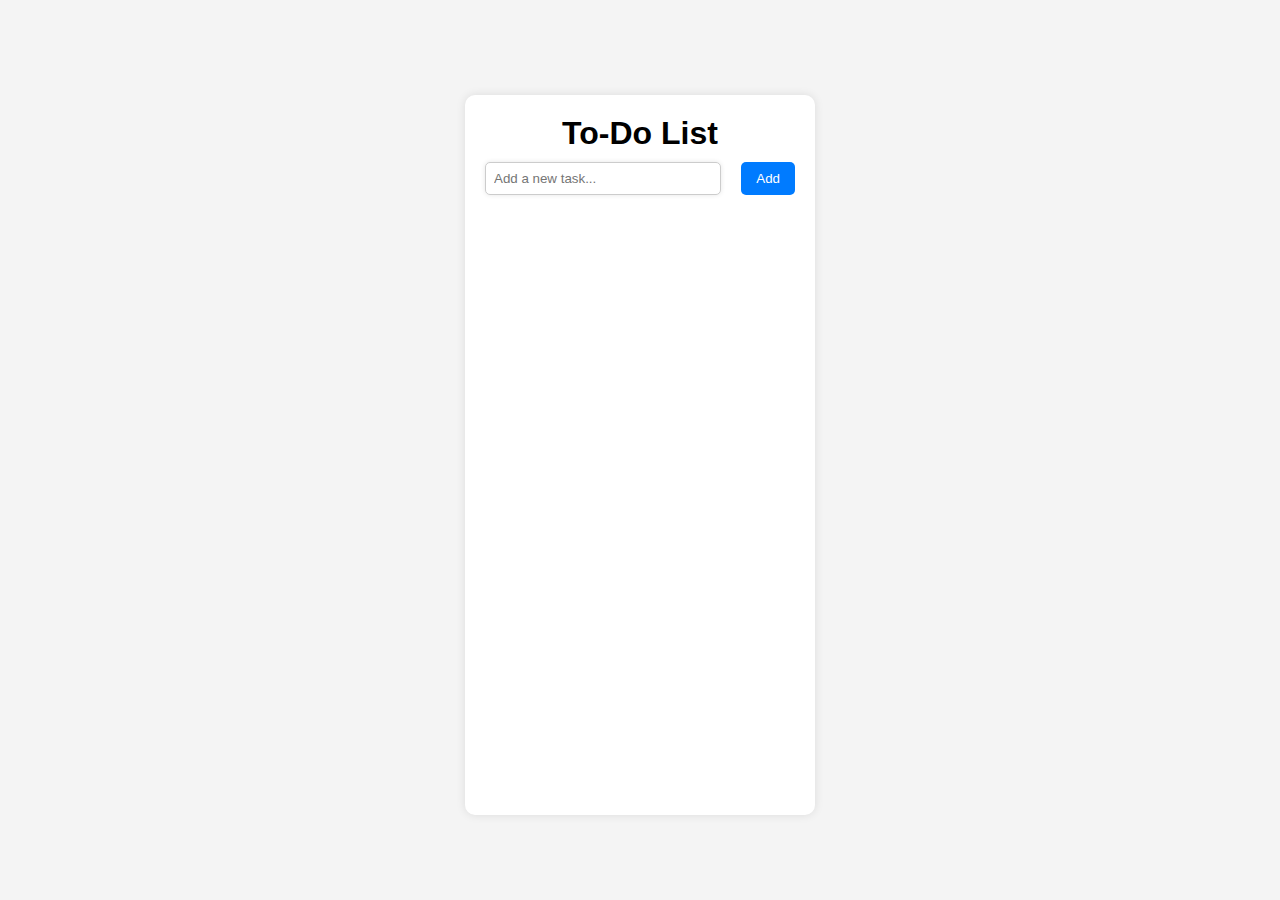
<file: task-1/index.html>
<!DOCTYPE html>
<html lang="en">
<head>
    <meta charset="UTF-8">
    <meta name="viewport" content="width=device-width, initial-scale=1.0">
    <title>To-Do List</title>
    <link rel="stylesheet" href="styles.css">
</head>
<body>

    <div class="container">
        <h1>To-Do List</h1>
        <div class="input-container">
            <input type="text" id="taskInput" placeholder="Add a new task...">
            <button id="addTaskBtn">Add</button>
        </div>
        <ul id="taskList"></ul>
    </div>

    <script src="script.js"></script>
</body>
</html>
</file>
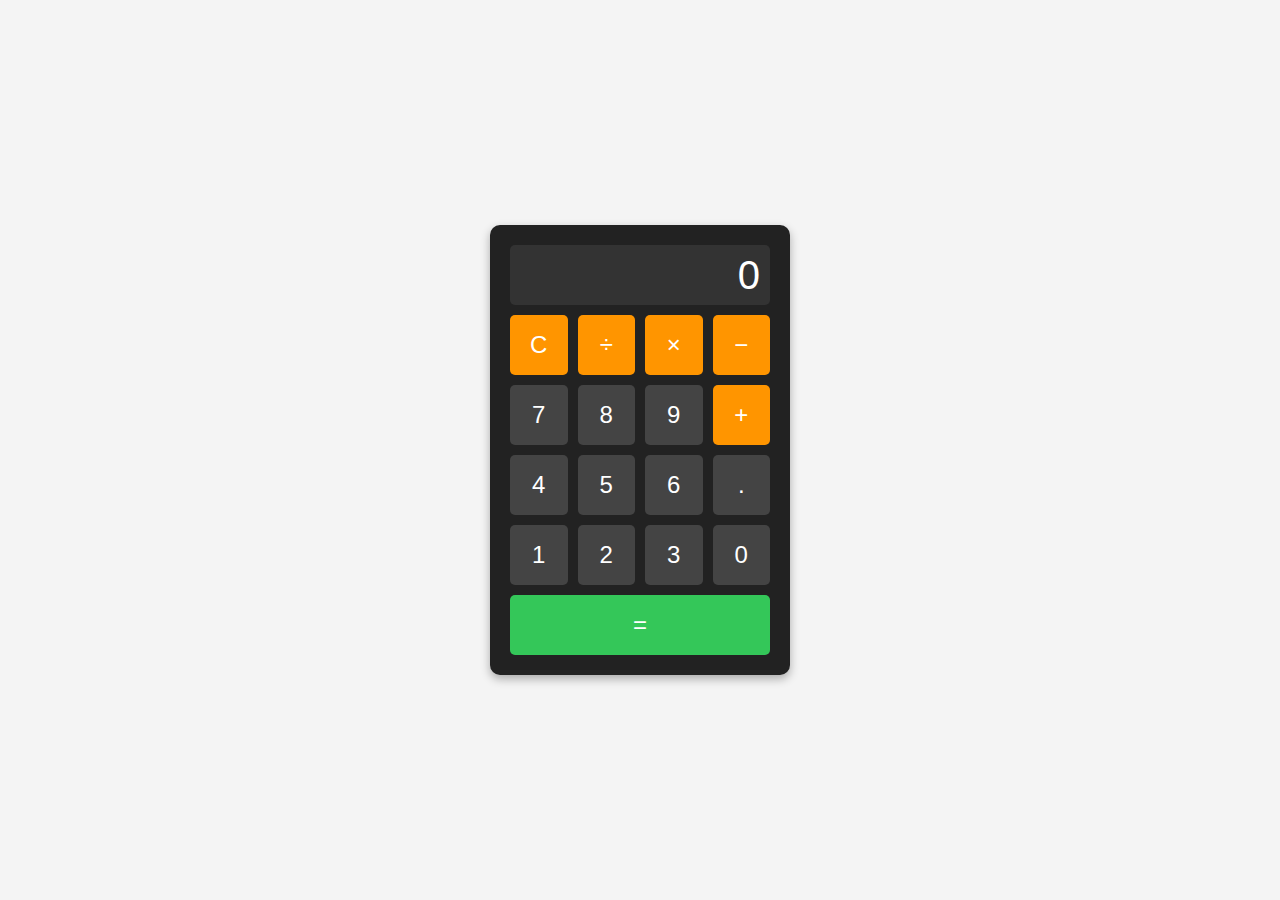
<file: task-2/index.html>
<!DOCTYPE html>
<html lang="en">
<head>
    <meta charset="UTF-8">
    <meta name="viewport" content="width=device-width, initial-scale=1.0">
    <title>Simple Calculator</title>
    <link rel="stylesheet" href="style.css">
</head>
<body>

    <div class="calculator">
        <input type="text" id="display" class="display" value="0" editable="true" >

        <div class="buttons">
            <button class="btn operator" onclick="clearDisplay()">C</button>
            <button class="btn operator" onclick="appendToDisplay('/')">÷</button>
            <button class="btn operator" onclick="appendToDisplay('*')">×</button>
            <button class="btn operator" onclick="appendToDisplay('-')">−</button>

            <button class="btn" onclick="appendToDisplay('7')">7</button>
            <button class="btn" onclick="appendToDisplay('8')">8</button>
            <button class="btn" onclick="appendToDisplay('9')">9</button>
            <button class="btn operator" onclick="appendToDisplay('+')">+</button>

            <button class="btn" onclick="appendToDisplay('4')">4</button>
            <button class="btn" onclick="appendToDisplay('5')">5</button>
            <button class="btn" onclick="appendToDisplay('6')">6</button>
            <button class="btn" onclick="appendToDisplay('.')">.</button>

            <button class="btn" onclick="appendToDisplay('1')">1</button>
            <button class="btn" onclick="appendToDisplay('2')">2</button>
            <button class="btn" onclick="appendToDisplay('3')">3</button>
            <button class="btn" onclick="appendToDisplay('0')">0</button>
            <button class="btn equal" onclick="calculateResult()">=</button>
            
        </div>
    </div>

    <script src="script.js"></script>
</body>
</html>
</file>
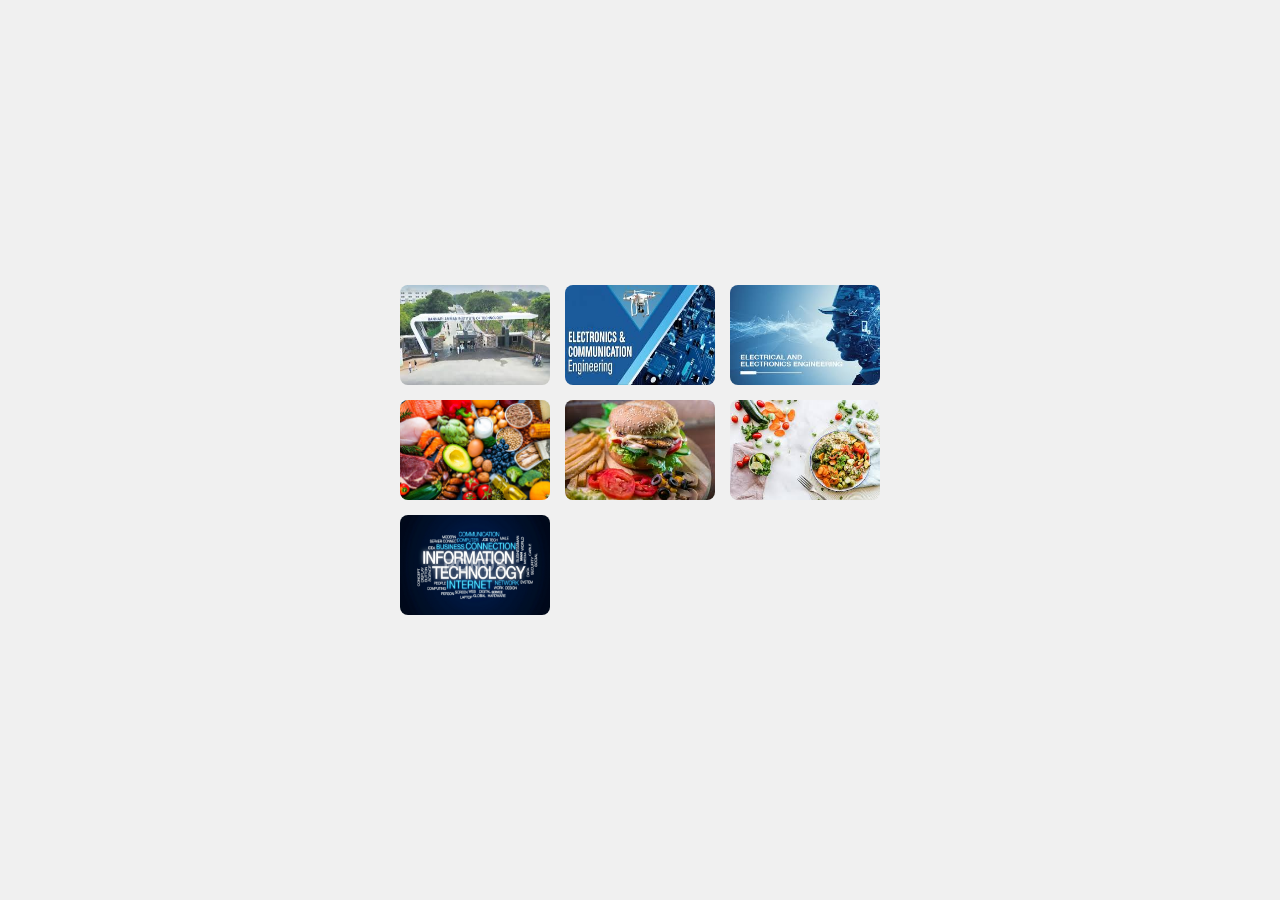
<file: task-3/index.html>
<!DOCTYPE html>
<html lang="en">
<head>
    <meta charset="UTF-8">
    <meta name="viewport" content="width=device-width, initial-scale=1.0">
    <title>Image Gallery Lightbox</title>
    <link rel="stylesheet" href="styles.css">
</head>
<body>

    <div class="gallery">
        <img src="assets/download.jfif" alt="Image 1" class="images">
        <img src="assets/ece.jfif" alt="Image 2" class="images">
        <img src="assets/eee.jfif" alt="Image 3" class="images">
        <img src="assets/image1.jpg" alt="Image 4" class="images">
        <img src="assets/image2.jfif" alt="Image 5" class="images">
        <img src="assets/imiage3.jfif" alt="Image 6" class="images">
        <img src="assets/information-technology.jpg" alt="Image 7" class="images">
    </div>

    
    <div class="lightbox">
        <span class="close">&times;</span>
        <img class="lightbox-img" id="lightbox-img">
    </div>

    <script src="script.js"></script>
</body>
</html>
</file>
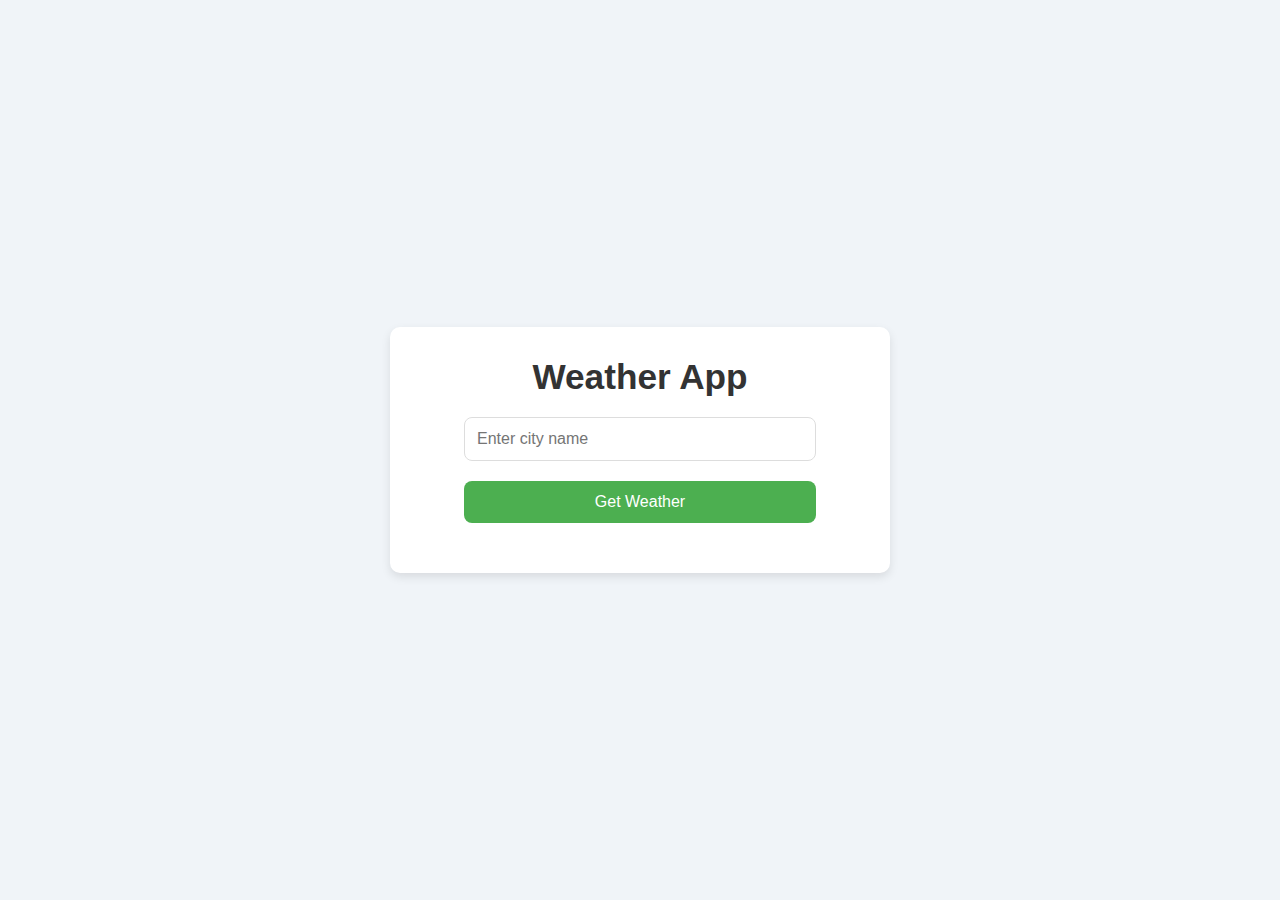
<file: task-4/index.html>
<!DOCTYPE html>
<html lang="en">
<head>
  <meta charset="UTF-8">
  <meta name="viewport" content="width=device-width, initial-scale=1.0">
  <title>Weather App</title>
  <link rel="stylesheet" href="styles.css">
</head>
<body>
  <div class="container">
    <h1>Weather App</h1>
    <input type="text" id="city-input" placeholder="Enter city name" />
    <button id="get-weather-btn">Get Weather</button>

    <div id="weather-info">
      <p id="temperature"></p>
      <p id="humidity"></p>
      <p id="weather-condition"></p>
      <p id="error-message" style="color: red;"></p>
    </div>
  </div>

  <script src="script.js"></script>
</body>
</html>
</file>
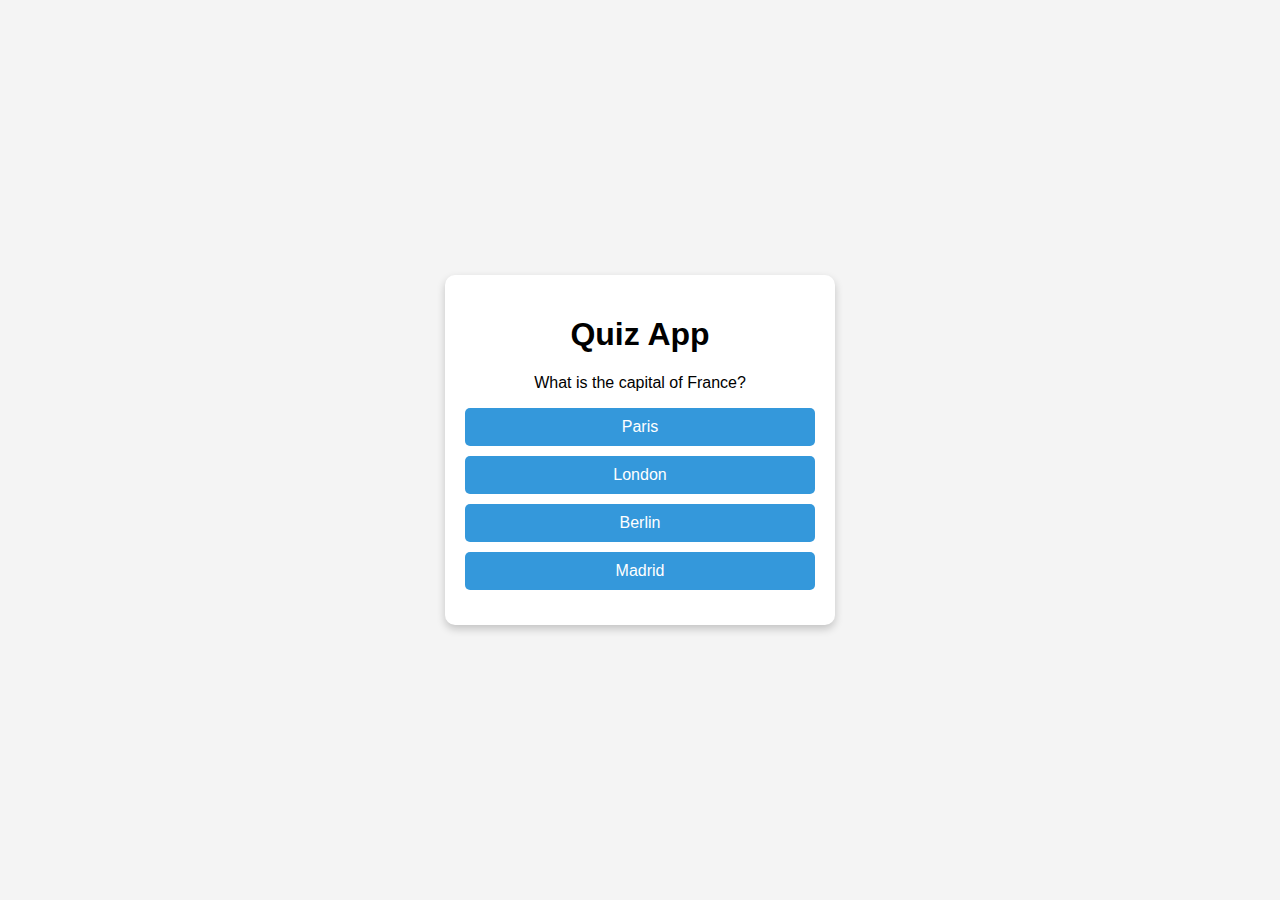
<file: task-5/index.html>
<!DOCTYPE html>
<html lang="en">
<head>
    <meta charset="UTF-8">
    <meta name="viewport" content="width=device-width, initial-scale=1.0">
    <title>Dynamic Quiz App</title>
    <link rel="stylesheet" href="styles.css">
</head>
<body>
    <div class="quiz-container">
        <h1>Quiz App</h1>
        <div id="question-container">
            <p id="question"></p>
            <div id="options"></div>
        </div>
        <div class="button-container">
            <button id="next-btn">Next</button>
        </div>
        
        <div id="result-container" class="hidden">
            <h2>Quiz Completed!</h2>
            <p id="score"></p>
            <button id="restart-btn">Restart</button>
        </div>
    </div>
    <script src="script.js"></script>
</body>
</html>
</file>
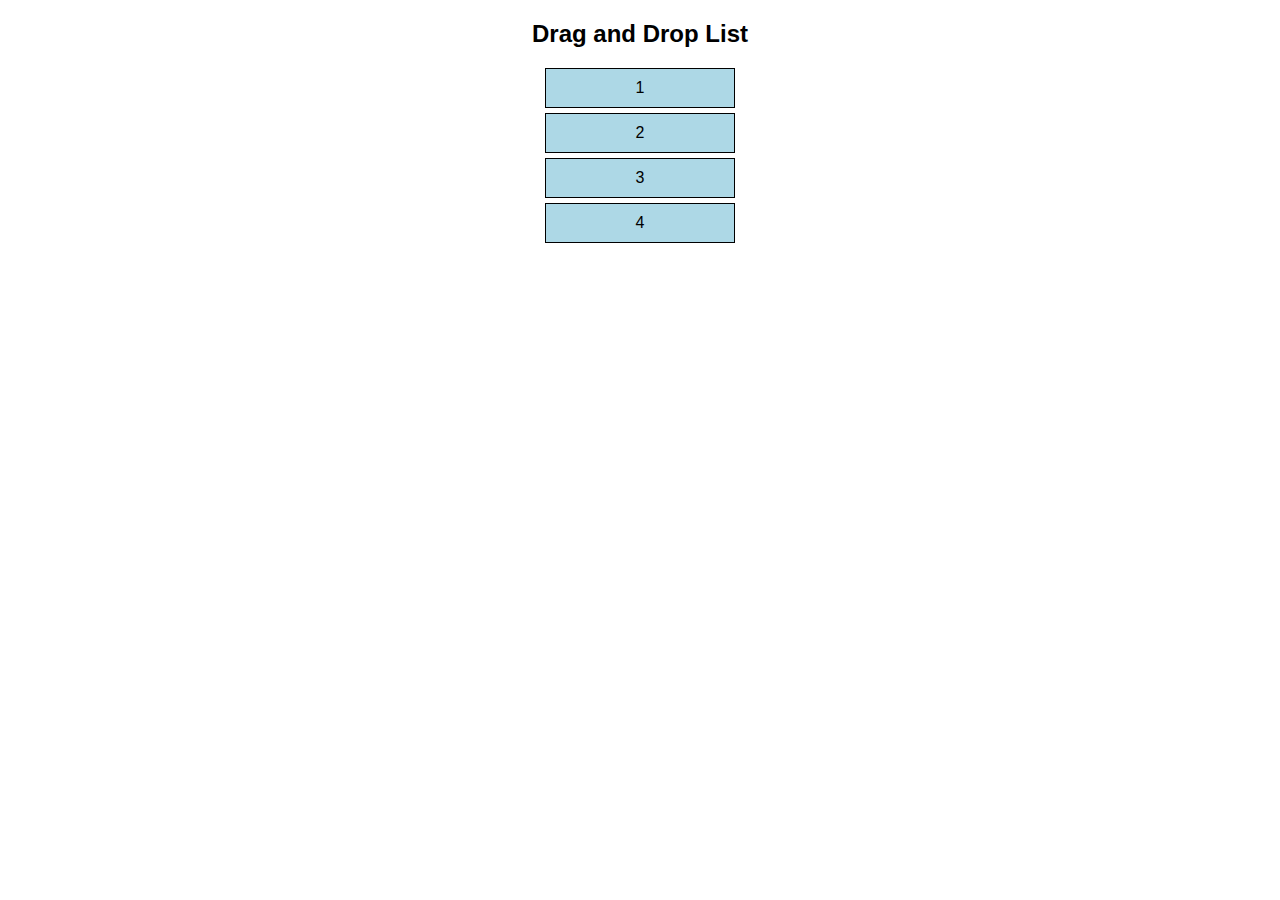
<file: task-6/index.html>
<!DOCTYPE html>
<html lang="en">
<head>
    <meta charset="UTF-8">
    <meta name="viewport" content="width=device-width, initial-scale=1.0">
    <title>Drag & Drop List</title>
    <link rel="stylesheet" href="styles.css">
</head>
<body>
    <h2>Drag and Drop List</h2>
    <ul id="list">
        <li class="item" draggable="true">1</li>
        <li class="item" draggable="true">2</li>
        <li class="item" draggable="true">3</li>
        <li class="item" draggable="true">4</li>
    </ul>
    <script src="script.js"></script>
</body>
</html>
</file>
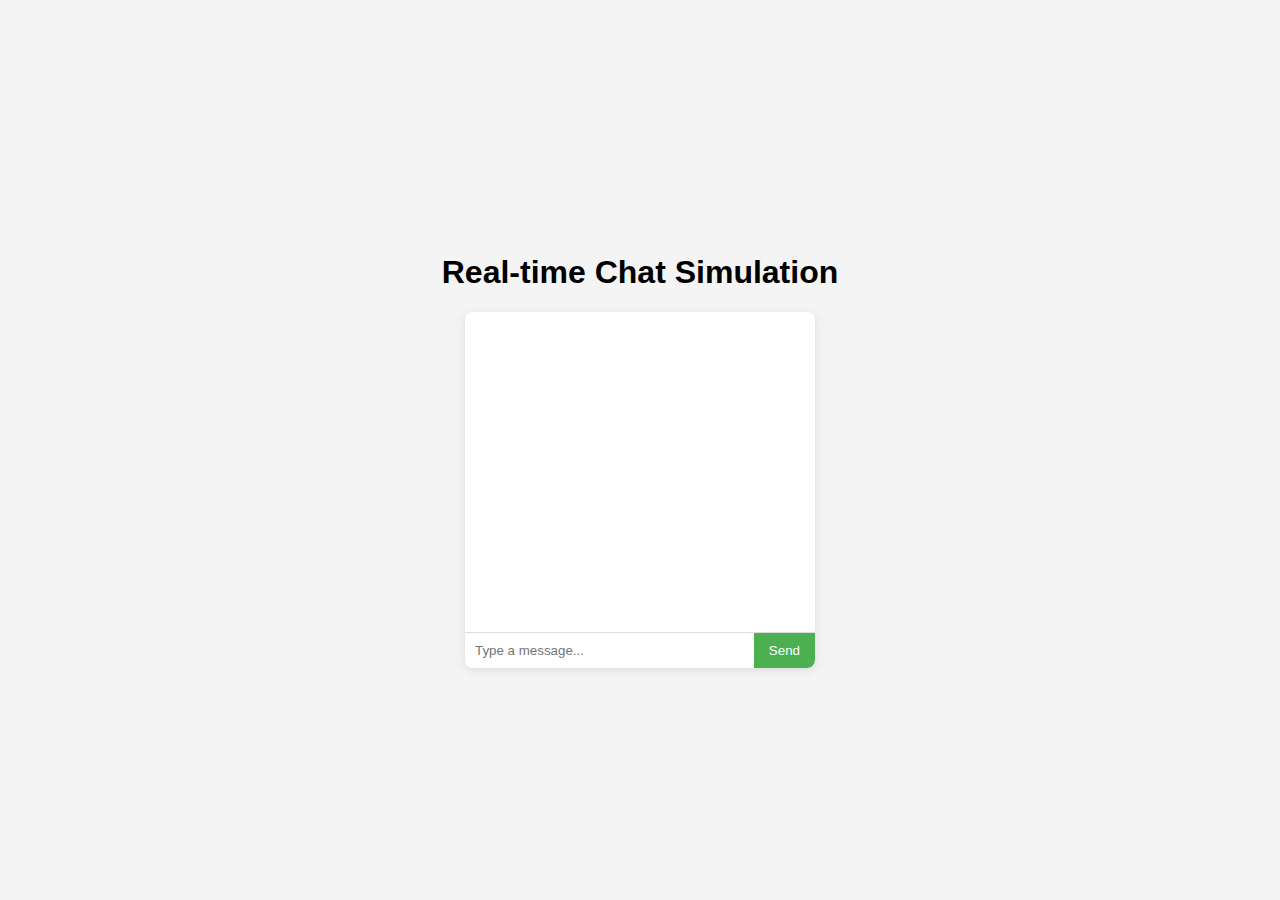
<file: task-7/index.html>
<!DOCTYPE html>
<html lang="en">
<head>
    <meta charset="UTF-8">
    <meta name="viewport" content="width=device-width, initial-scale=1.0">
    <title>Real-time Chat Simulation</title>
    <link rel="stylesheet" href="styles.css">
</head>
<body>
<div class="header">
    <h1>Real-time Chat Simulation</h1>
</div>


<div class="chat-container">
    <div class="chat-box" id="chatBox"></div>
    <div class="input-container">
        <input type="text" id="messageInput" placeholder="Type a message..." onkeypress="handleKeyPress(event)">
        <button onclick="sendMessage()">Send</button>
    </div>
</div>

<script src="script.js"></script>

</body>
</html>
</file>
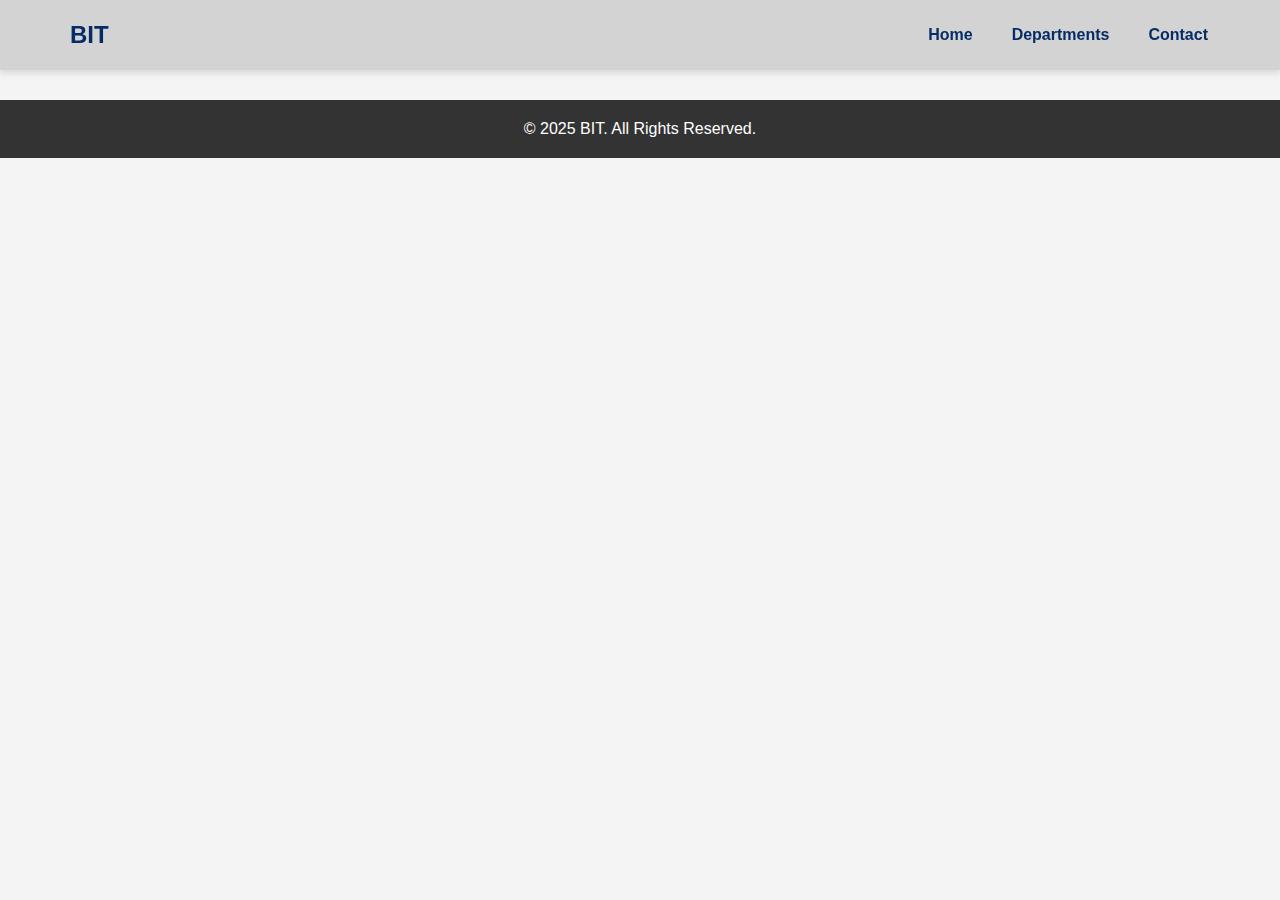
<file: task-8/index.html>
<!DOCTYPE html>
<html lang="en">
<head>
    <meta charset="UTF-8">
    <meta name="viewport" content="width=device-width, initial-scale=1.0">
    <link rel="stylesheet" href="styles.css">
    <title>Responsive Grid & Flexbox Layout</title>
</head>
<body>

    <nav>
        <div class="logo">BIT</div>

        <input type="checkbox" id="menu-toggle">
        <label for="menu-toggle" class="menu-icon">&#9776;</label>

        <div class="nav-links">
            <a href="#home">Home</a>
            <a href="#department">Departments</a>
            <a href="#contact">Contact</a>
        </div>
    </nav>


    <main></main>

    <footer>
        <p>&copy; 2025 BIT. All Rights Reserved.</p>
    </footer>

    <script src="script.js"></script>
</body>
</html>
</file>
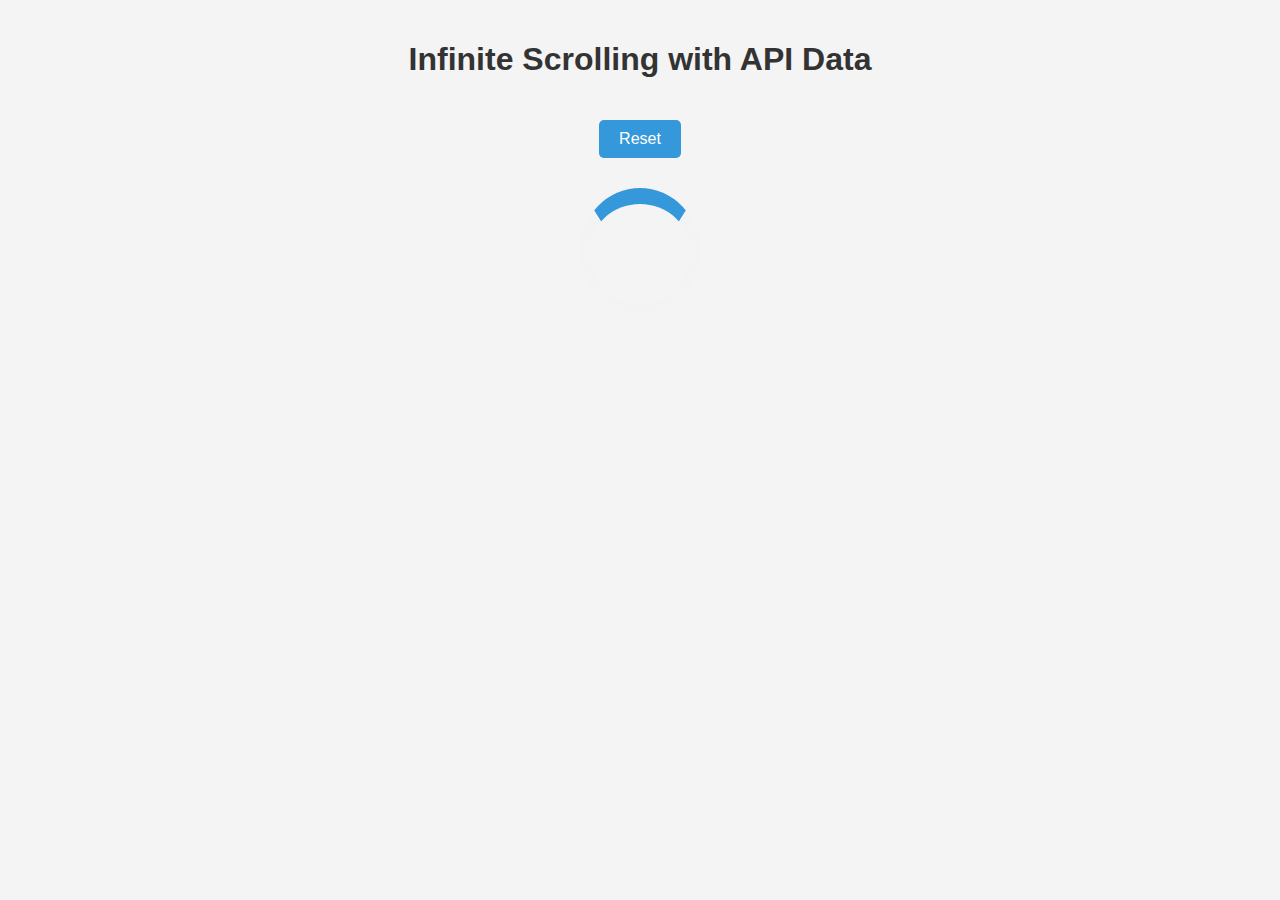
<file: task-9/index.html>
<!DOCTYPE html>
<html lang="en">
<head>
    <meta charset="UTF-8">
    <meta name="viewport" content="width=device-width, initial-scale=1.0">
    <title>Infinite Scroll with API</title>
    <link rel="stylesheet" href="styles.css">
</head>
<body>
    <h1>Infinite Scrolling with API Data</h1>
    <button id="resetBtn">Reset</button>
    <div class="content"></div>
    <div id="loader"></div>
    

    <script src="script.js"></script>
</body>
</html>
</file>
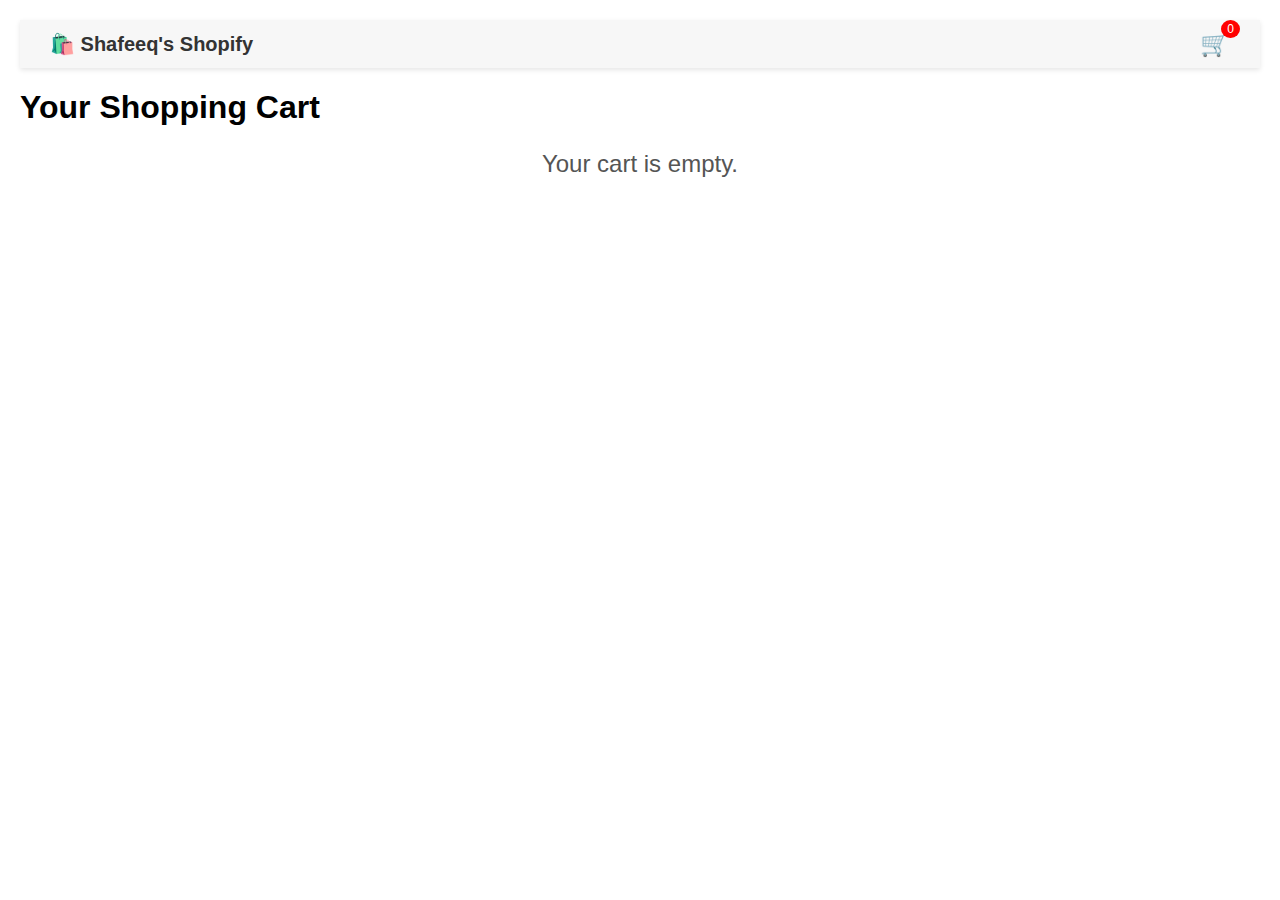
<file: task-10/cart.html>
<!DOCTYPE html>
<html lang="en">
<head>
  <meta charset="UTF-8" />
  <meta name="viewport" content="width=device-width, initial-scale=1.0"/>
  <title>Your Cart</title>
  <link rel="stylesheet" href="./styles/style.css">
  <link rel="stylesheet" href="./styles/cart.css">
</head>
<body>

    <header class="header">
        <div class="logo">🛍️ Shafeeq's Shopify</div>
        <div class="cart-icon">
            🛒 <span id="cart-count">0</span>
        </div>
    </header>

    <h1>Your Shopping Cart</h1>
    <div id="cart-items"></div>
    <div id="cart-total" class="cart-summary"></div>
  

  <script type="module" src="./js/cart.js"></script>

</body>
</html>
</file>
<file: task-1/styles.css>
* {
    margin: 0;
    padding: 0;
    box-sizing: border-box;
    font-family: Arial, sans-serif;
}

body {
    display: flex;
    justify-content: center;
    align-items: center;
    height: 100vh;
    background: #f4f4f4;
}

.container {
    width: 350px;
    background-color: white;
    margin-top: 10px;
    height: 80%;
    padding: 20px;
    border-radius: 10px;
    box-shadow: 0 0 10px rgba(0, 0, 0, 0.1);
    text-align: center;
    overflow-y:scroll;
}

h1{
    margin-bottom: 10px;
}

.input-container {
    display: flex;
    gap: 20px;
}

input {
    flex: 1;
    padding: 8px;
    border: 1px solid #ccc;
    border-radius: 5px;
    box-shadow: 0 0 5px rgba(0, 0, 0, 0.1);
}

button {
    padding: 8px 15px;
    background: #007bff;
    color: white;
    border: none;
    border-radius: 5px;
    cursor: pointer;
}


button:hover {
    background: #0056b3;
}

ul {
    list-style: none;
    padding: 0;
    margin-top: 20px;

}

li {
    display: flex;
    justify-content: space-between;
    align-items: center;
    padding: 10px;
    background: #e3e3e3;
    border-radius: 5px;
    margin-top: 5px;
}

.completed {
    text-decoration: line-through;
    color: gray;
}

@media (max-width:768px) {
    .container {
        width: 100%;
    }
}
</file>
<file: task-2/style.css>
* {
    margin: 0;
    padding: 0;
    box-sizing: border-box;
    font-family: Arial, sans-serif;
}

body {
    display: flex;
    justify-content: center;
    align-items: center;
    height: 100vh;
    background-color: #f4f4f4;
}

.calculator {
    width: 300px;
    background: #222;
    padding: 20px;
    border-radius: 10px;
    box-shadow: 0px 4px 10px rgba(0, 0, 0, 0.3);
}

.display {
    width: 100%;
    height: 60px;
    background: #333;
    color: white;
    font-size: 40px;
    text-align: right;
    padding: 10px;
    border-radius: 5px;
    margin-bottom: 10px;
    overflow: hidden;
    border: none;
    outline: none;
}

.buttons {
    display: grid;
    grid-template-columns: repeat(4, 1fr);
    gap: 10px;
}

.btn {
    width: 100%;
    height: 60px;
    font-size: 1.5rem;
    border: none;
    border-radius: 5px;
    cursor: pointer;
    background: #444;
    color: white;
    transition: 0.3s;
}

.btn:hover {
    background: #666;
}

.operator {
    background: #ff9500;
}

.operator:hover {
    background: #e08b00;
}

.equal {
    background: #34c759;
    grid-column: span 4;
}

.equal:hover {
    background: #28a745;
}
</file>
<file: task-3/styles.css>
* {
    margin: 0;
    padding: 0;
    box-sizing: border-box;
}

body {
    display: flex;
    justify-content: center;
    align-items: center;
    height: 100vh;
    background-color: #f0f0f0;
}

.gallery {
    display: grid;
    grid-template-columns: repeat(3, 1fr);
    gap: 15px;
    max-width: 80%;
    margin: auto;
}
.images {
    width: 150px;
    height: 100px;
    cursor: pointer;
    border-radius: 8px;
    transition: transform 0.3s ease-in-out;
}

.images:hover {
    transform: scale(1.1);
}

.lightbox {
    position: fixed;
    top: 0;
    left: 0;
    width: 100%;
    height: 100%;
    background: rgba(0, 0, 0, 0.8);
    display: none;
    justify-content: center;
    align-items: center;
}

.lightbox img {
    max-width: 80%;
    max-height: 80%;
    border-radius: 8px;
}

.lightbox .close {
    position: absolute;
    top: 20px;
    right: 30px;
    font-size: 30px;
    color: white;
    cursor: pointer;
}

@media (max-width: 768px) {
    .gallery {
        grid-template-columns: 1fr;
        margin-top: 20px;
    }
    .images {
        width: 100%;
        height: auto;
    }
}
</file>
<file: task-4/styles.css>
* {
    margin: 0;
    padding: 0;
    box-sizing: border-box;
  }
  
  body {
    font-family: 'Arial', sans-serif;
    background: #f0f4f8;
    display: flex;
    justify-content: center;
    align-items: center;
    height: 100vh;
    margin: 0;
  }

  .container {
    background: white;
    width: 100%;
    max-width: 500px;
    padding: 30px;
    border-radius: 10px;
    box-shadow: 0 4px 10px rgba(0, 0, 0, 0.1);
    text-align: center;
    overflow: hidden;
  }
  
  h1 {
    font-size: 2.2rem;
    color: #333;
    margin-bottom: 20px;
    font-weight: bold;
  }
  
  input[type="text"] {
    width: 80%;
    padding: 12px;
    font-size: 1rem;
    border-radius: 8px;
    border: 1px solid #ddd;
    margin-bottom: 20px;
    outline: none;
    transition: border 0.3s ease;
  }
  
  input[type="text"]:focus {
    border-color: #4CAF50;
  }
  
  button {
    width: 80%;
    padding: 12px;
    background-color: #4CAF50;
    color: white;
    font-size: 1rem;
    border: none;
    border-radius: 8px;
    cursor: pointer;
    transition: background-color 0.3s ease;
  }
  
  button:hover {
    background-color: #45a049;
  }
  
  #weather-info {
    margin-top: 20px;
    color: #333;
  }
  
  #weather-info p {
    font-size: 1.2rem;
    margin: 8px 0;
  }
  
  #error-message {
    font-size: 1rem;
    color: red;
    margin-top: 20px;
    font-weight: bold;
  }
  
  @media (max-width: 600px) {
    .container {
      padding: 20px;
      width: 90%;
    }
  
    input[type="text"], button {
      width: 100%;
    }
  
    h1 {
      font-size: 1.8rem;
    }
  
    #weather-info p {
      font-size: 1rem;
    }
  }
</file>
<file: task-5/styles.css>
body {
    font-family: Arial, sans-serif;
    background-color: #f4f4f4;
    display: flex;
    justify-content: center;
    align-items: center;
    height: 100vh;
    margin: 0;
}

.quiz-container {
    background: white;
    padding: 20px;
    border-radius: 10px;
    box-shadow: 0 4px 8px rgba(0, 0, 0, 0.2);
    width: 350px;
    text-align: center;
}

#options {
    display: flex;
    flex-direction: column;
    gap: 10px;
    margin: 15px 0;
}


.button-container {
    display: flex;
    justify-content: flex-end;  
    margin-top: 10px;
}


#next-btn {
    background-color: #3498db;
    color: white;
    border: none;
    padding: 10px 15px;
    cursor: pointer;
    border-radius: 5px;
    font-size: 16px;
}

#next-btn:hover {
    background-color: #2980b9;
}


button {
    background-color: #3498db;
    color: white;
    border: none;
    padding: 10px;
    cursor: pointer;
    border-radius: 5px;
    font-size: 16px;
}

button:hover {
    background-color: #2980b9;
}

.hidden {
    display: none;
    

}

.correct {
    background-color: lightgreen;
}

.wrong {
    background-color: lightcoral;
}
</file>
<file: task-6/styles.css>
body {
    font-family: Arial, sans-serif;
    text-align: center;
}

ul {
    list-style: none;
    padding: 0;
    width: 200px;
    margin: auto;
}

.item {
    padding: 10px;
    margin: 5px;
    background-color: lightblue;
    cursor: grab;
    border: 1px solid #000;
}

.item.dragging {
    opacity: 0.5;
    background-color: gray;
}
</file>
<file: task-7/styles.css>
body {
            font-family: Arial, sans-serif;
            background-color: #f4f4f4;
            display: flex;
            justify-content: center;
            align-items: center;
            flex-direction: column;
            height: 100vh;
            margin: 0;
        }
        .chat-container {
            width: 350px;
            background: #fff;
            border-radius: 8px;
            box-shadow: 0 2px 10px rgba(0, 0, 0, 0.1);
            display: flex;
            flex-direction: column;
            overflow: hidden;
        }
        .chat-box {
            height: 300px;
            overflow-y: auto;
            padding: 10px;
            display: flex;
            flex-direction: column;
        }
        .message {
            padding: 8px 12px;
            margin: 5px;
            border-radius: 6px;
            max-width: 80%;
            font-size: 14px;
            overflow-wrap: break-word;
        }
        .user {
            background: #4CAF50;
            color: white;
            align-self: flex-end;
        }
        .bot {
            background: #ddd;
            color: black;
            align-self: flex-start;
        }
        .timestamp {
            font-size: 10px;
            text-align: right;
            display: block;
            margin-top: 2px;
            opacity: 0.6;
        }
        .input-container {
            display: flex;
            border-top: 1px solid #ddd;
        }
        input {
            flex: 1;
            padding: 10px;
            border: none;
            outline: none;
        }
        button {
            background: #4CAF50;
            color: white;
            border: none;
            padding: 10px 15px;
            cursor: pointer;
        }
        button:hover {
            background: #45a049;
        }

        @media (max-width:768px) {
            .chat-container {
                width: fit-content;
            }

            .chat-box {
                height: 300px;
            }

            .header {
                text-align: center;
            }
        }
</file>
<file: task-8/styles.css>
* {
    margin: 0;
    padding: 0;
    box-sizing: border-box;
}

body {
    font-family: 'Poppins', sans-serif;
    background-color: #f4f4f4;
    height: 100%;
    display: flex;
    flex-direction: column;
}

nav {
    display: flex;
    justify-content: space-between;
    align-items: center;
    padding: 20px;
    background-color: lightgray;
    color: white;
    position: fixed;
    width: 100%;
    height: 70px;
    z-index: 1000;
    box-shadow: 0 4px 6px rgba(0, 0, 0, 0.1);
}

nav .logo {
    font-size: 1.5rem;
    font-weight: bold;
    margin-left: 50px;
    color: #052c65;
}

#menu-toggle {
    display: none;
}

.menu-icon {
    display: none;
    font-size: 1.8rem;
    cursor: pointer;
    color: white;
}

.nav-links {
    display: flex;
    gap: 15px;
    align-items: center;
    margin-right: 40px;
}

.nav-links a {
    color: #052c65;
    text-decoration: none;
    font-size: 1rem;
    font-weight: bold;
    transition: color 0.5s ease-in;
    padding: 10px 12px;
    border-radius: 10px;
}

.nav-links a:hover {
    color: black;
}

main {
    padding-top: 80px;
    flex-grow: 1;
}

section {
    padding: 50px;
}

.home-page {
    display: flex;
    flex-direction: row;
    gap: 20px;
    margin-bottom: 50px;
}

.content {
    width: 60%;
}

.content h1 {
    font-size: 2.5rem;
    color: #052c65;
    margin-bottom: 20px;
}

.content p {
    font-size: 1.2rem;
    font-family: monospace;
}

.image-content {
    width: 40%;
}

.image-content img {
    width: 100%;
    max-width: 450px;
    height: auto;
    border-radius: 10px;
}

footer {
    text-align: center;
    position: relative;
    bottom: 0;
    width: 100%;
    background: #333;
    color: white;
    padding: 20px;
    font-size: 1rem;
    margin-top: 20px;
}

.departments {
    text-align: center;
    padding: 50px 10%;
    background: #fff;
}

.departments h1 {
    font-size: 2.5rem;
    margin-bottom: 30px;
    color: #052c65;
}

.departments-grid {
    display: grid;
    grid-template-columns: repeat(3,1fr);
    gap: 20px;
}

.dept-item {
    background: white;
    padding: 20px;
    text-align: center;
    border-radius: 8px;
    box-shadow: 0 4px 6px rgba(0, 0, 0, 0.1);
    transition: transform 0.3s ease-in-out;
}

.dept-item:hover {
    transform: scale(1.05);
}

.dept-item img {
    width: 100%;
    max-width: 200px;
    height: auto;
    border-radius: 10px;
    margin-bottom: 15px;
}

.dept-item h2 {
    font-size: 1.5rem;
    color: #333;
    margin-bottom: 10px;
}

.dept-item p {
    font-size: 1rem;
    color: #555;
}

#contact {
    display: flex;
    justify-content: center; 
    align-items: center; 
 
}

.contact-container {
    text-align: center;
    padding: 50px 10%;
    background: #fff;
    max-width: 600px;
    border-radius: 10px;
}

.contact-container h1 {
    font-size: 2.5rem;
    margin-bottom: 20px;
    color: #052c65;
}

.contact-container p {
    font-size: 1.2rem;
    margin-bottom: 30px;
    color: #555;
}

.contact-content {
    display: flex;
    justify-content: space-between;
    gap: 40px;
    align-items: center;
}

.contact-form {
    flex: 1;
    max-width: 450px;
    background: #f9f9f9;
    padding: 20px;
    border-radius: 10px;
    box-shadow: 0 4px 6px rgba(0, 0, 0, 0.1);
}

.contact-form label {
    display: block;
    font-weight: bold;
    margin: 10px 0 5px;
}

.contact-form input,
.contact-form textarea {
    width: 100%;
    padding: 10px;
    margin-bottom: 15px;
    border: 1px solid #ccc;
    border-radius: 5px;
    font-size: 1rem;
}

.contact-form button {
    width: 100%;
    background: #052c65;
    color: white;
    padding: 12px;
    border: none;
    border-radius: 5px;
    font-size: 1rem;
    cursor: pointer;
    transition: background 0.3s ease-in-out;
}

.contact-form button:hover {
    background: #021a3a;
}

.page {
    opacity: 0;
    display: none;
    transition: opacity 0.5s ease-in-out;
}

.page:target {
    display: block;
    opacity: 1;
}


@media (max-width: 768px) {
    nav {
        flex-direction: row;
        justify-content: space-between;
        align-items: center;
        padding: 15px;
    }

    .home-page{
        flex-direction: column;
        text-align: center;
    }

    .logo {
        font-size: 1.2rem;
        margin-left: 20px;
    }

    .menu-icon {
        display: block;
        margin-right: 20px;
    }

    .nav-links {
        display: none;
        flex-direction: column;
        position: absolute;
        top: 70px;
        left: 0;
        width: 100%;
        background-color: darkslategray;
        text-align: center;
        padding: 10px 0;
    }

    .nav-links a {
        color: white;
        padding: 10px;
        display: block;
    }

    #menu-toggle:checked + .menu-icon + .nav-links {
        display: flex;
    }

    .content, .image-content {
        width: 100%;
    }

    .image-content img {
        margin-top: 20px;
    }

    .departments-grid {
        grid-template-columns: 1fr;
    }

    .contact-content {
        flex-direction: column;
        text-align: center;
    }

    
}
</file>
<file: task-9/styles.css>
body{
    margin: 0;
    padding: 0;
    font-family: Arial, sans-serif;
    background-color: #f4f4f4;
    text-align: center;
}

h1{
    color: #333;
    padding: 20px 0;
}

.content{
    width: 80%;
    margin: auto;
    display: flex;
    flex-direction: column;
    gap: 20px;
}

.item{
    background-color: #fff;
    padding: 20px;
    border-radius: 5px;
    box-shadow: 0 2px 5px rgba(0,0,0,0.1);
    text-align: left;
    width: 450px;
    margin: auto;
}

#resetBtn{
    background-color: #3498db;
    color: white;
    padding: 10px 20px;
    border: none;
    border-radius: 5px;
    cursor: pointer;
    font-size: 16px;
    margin-bottom: 10px;
}

#loader{
    display: none;
    width: 100px;
    height: 100px;
    border: 10px solid #f3f3f3;
    border-top: 16px solid #3498db; 
    border-radius: 100%;
    animation: spin 2s linear infinite;
    margin: 20px auto;
}

@keyframes spin {
    0% { transform: rotate(0deg); }
    100% { transform: rotate(360deg); }
}

@media (max-width: 600px) {
    .item{
        width: 90%;
    }
}
</file>
<file: task-10/styles/style.css>
body {
    font-family: Arial;
    padding: 20px;
    margin: 0;
    padding: 0;
  }

  .header {
    display: flex;
    flex-wrap: wrap; 
    justify-content: space-between;
    align-items: center;
    padding: 10px 30px;
    background-color: #f7f7f7;
    position: sticky;
    top: 0;
    z-index: 1000;
    box-shadow: 0 2px 5px rgba(0, 0, 0, 0.1);
    gap: 20px;
  }
  
  
  .logo {
    font-size: 20px;
    font-weight: bold;
    color: #333;
    white-space: nowrap;
  }
  
  .search-container {
    display: flex;
    align-items: center;
    gap: 10px; 
    max-width: 100%;   
    min-width: 200px;
  }
  
  .cart-wrapper {
    flex-shrink: 0;
  }
  
  
  #search-input {
    flex: 1;
    padding: 12px;
    font-size: 16px;
    border: 1px solid #ccc;
    border-radius: 5px;
  }
  
  #search-button {
    padding: 12px 16px;
    background-color: #ccc;
    color: white;
    border: none;
    border-radius: 5px;
    cursor: pointer;
  }
  
  .cart-icon {
    font-size: 24px;
    position: relative;
    cursor: pointer;
  }
  
  #cart-count {
    position: absolute;
    top: -10px;
    right: -10px;
    background-color: red;
    color: white;
    font-size: 12px;
    padding: 2px 6px;
    border-radius: 50%;
  }


  .products-container {
    display: grid;
    grid-template-columns: repeat(auto-fill, minmax(300px, 1fr));
    gap: 20px;
    margin: 0 auto;
    padding: 20px;
    justify-content: center;
    margin-top: 20px;
  }
  
  .product-card {
    border: 1px solid #ccc;
    padding: 15px;
    width: 250px;
    border-radius: 8px;
    margin: 0 auto;
    box-shadow: 0 2px 5px rgba(0,0,0,0.1);
    transition: transform 0.3s ease-in-out, box-shadow 0.3s ease ;
    background-color: #fff;
  }
  
  .product-card:hover {
    transform: scale(1.05); 
    box-shadow: 0 10px 20px rgba(0, 0, 0, 0.2);
  }
  

  .product-card img {
    width: 100%;
    height: 200px;
  }

  .addbutton{
    background-color: #4CAF50;
    border: none;
    color: white;
    padding: 10px 20px;
    text-align: center;
    text-decoration: none;
    font-size: 16px;
    margin: 4px 2px;
    cursor: pointer;
    border-radius: 5px;
  }

  .no-products-message {
    font-size: 18px;
    color: #888;
    text-align: center;
    margin-top: 50px;
  }
  

  @media (max-width: 768px) {
    .products-container {
      grid-template-columns: (2, 1fr);
      padding: 15px;
      justify-content: center;
      
    }
  }
  
  @media (max-width: 480px) {
    .products-container {
      grid-template-columns: 1fr;
      padding: 10px;
      
      justify-content: center;
    }
  }

  @media (max-width: 600px) {
    .header {
    flex-direction: column;
    align-items: flex-start;
    padding: 15px;
    gap: 10px;
  }

  .search-container {
    display: flex;
    align-items: center;
    justify-content: space-between;
    gap: 8px;
    width: 100%;
    max-width: 100%;
    margin-bottom: 10px;
    flex: none;        
    height: auto;
  }

  .logo {
    font-size: 20px;
  }

  #search-input {
    flex: 1;
    padding: 8px;
    font-size: 14px;
  }

  #search-button {
    padding: 8px 12px;
    font-size: 14px;
  }

  .cart-icon {
    display: flex;
    align-self: flex-end;
    margin-top: 5px;
    margin-right: 10px;
  }
  
}
</file>
<file: task-10/styles/cart.css>
body {
    font-family: Arial, sans-serif;
    padding: 20px;
  }

  .logo{
    cursor: pointer;
  }

  .cart-item {
    display: flex;
    gap: 20px;
    border-bottom: 1px solid #ddd;
    padding: 20px 0;
    align-items: center;
  }
  
  .cart-item-image {
    width: 100px;
    height: 100px;
    object-fit: cover;
  }
  
  .cart-item-details {
    flex: 1;
  }
  
  .remove-btn {
    background-color: #e74c3c;
    color: white;
    border: none;
    padding: 8px 12px;
    border-radius: 4px;
    margin-top: 10px;
    cursor: pointer;
  }
  
  #cart-total {
    margin-top: 30px;
    text-align: right;
    margin-right: 10px;
  }

  .cart-empty{
    display: flex;
    justify-content: center;
    align-items: center;
    font-size: 24px;
    color: #555;
  }
</file>
